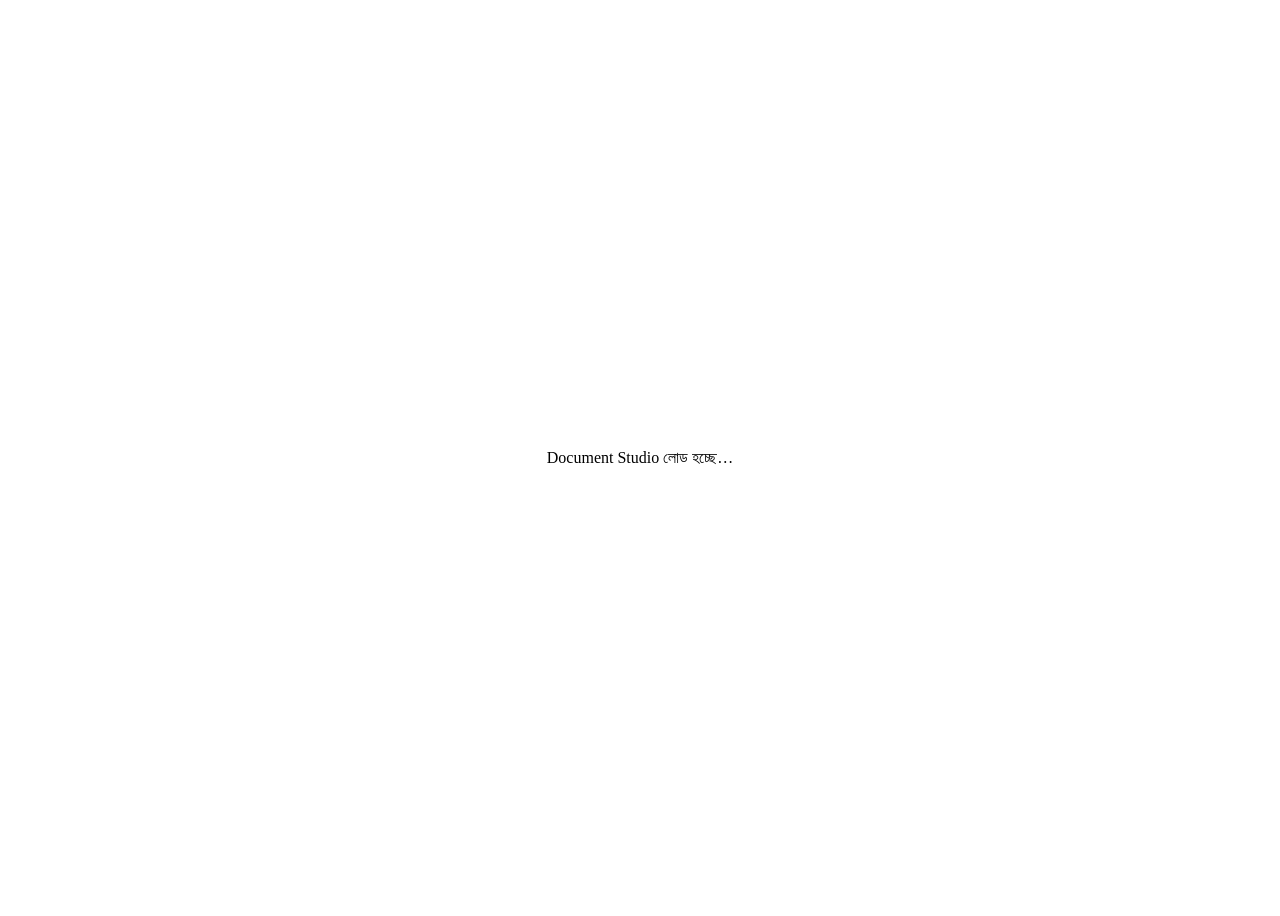
<file: index.html>
<!doctype html>
<html lang="bn">
  <head>
    <meta charset="UTF-8" />
    <meta name="viewport" content="width=device-width,initial-scale=1.0" />
    <meta name="theme-color" content="#102a43" />
    <meta
      name="description"
      content="ID card, nominee, additional document এবং passport photo প্রস্তুত করার সহজ web app"
    />
    <title>Amjhupi City Agent Banking - Document Studio</title>
  </head>
  <body>
    <div id="root"><div class="loadingPage" role="status" style="min-height:100vh;display:grid;place-items:center">Document Studio লোড হচ্ছে…</div></div>
    <script type="module" src="/src/main.jsx"></script>
  </body>
</html>
</file>
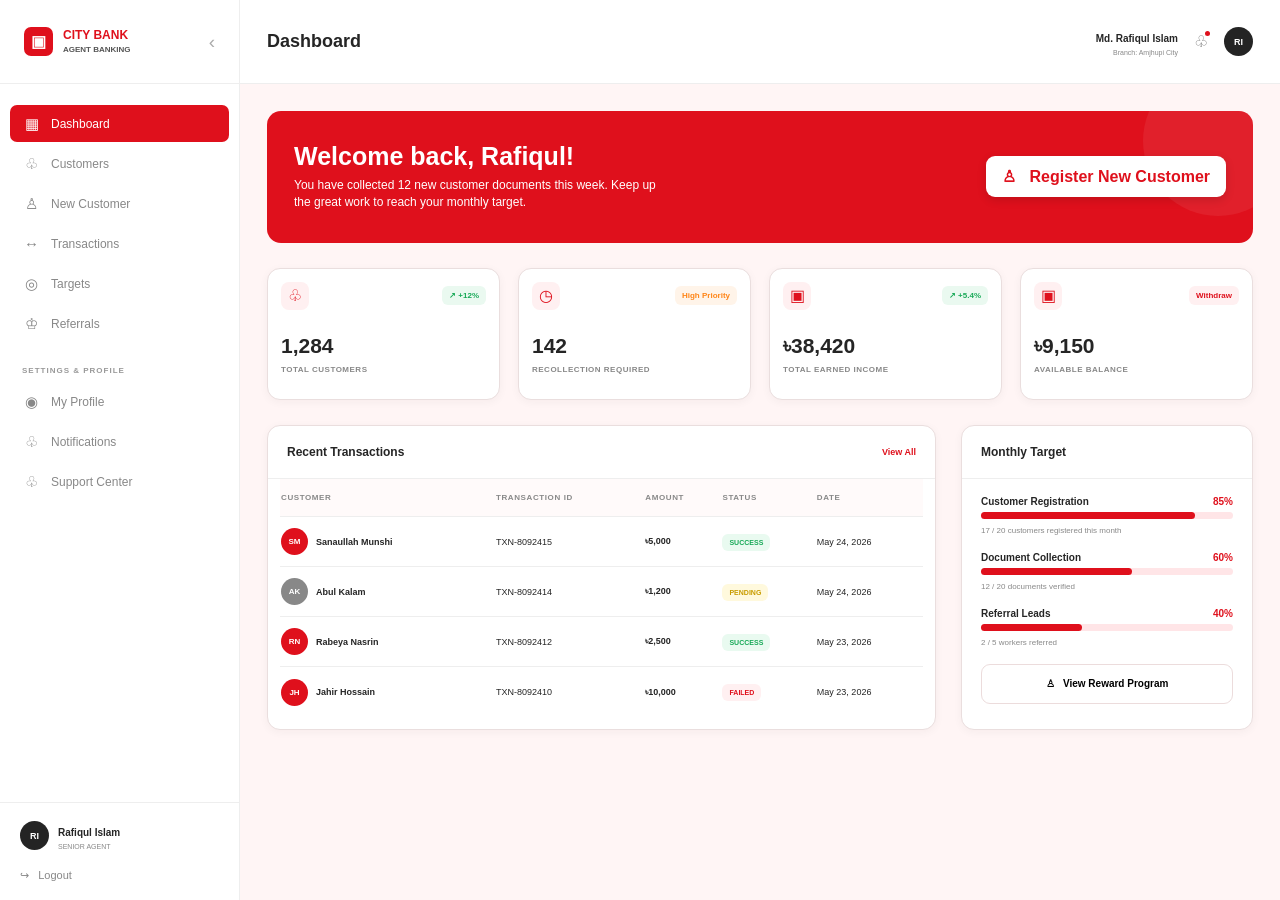
<file: city_bank_agent_banking_complete_reference (1).html>
<!doctype html>
<html lang="en">
<head>
<meta charset="utf-8">
<meta name="viewport" content="width=device-width,initial-scale=1">
<title>City Bank Agent Banking UI</title>
<style>
:root{
  --red:#df101c;--red2:#ef1b27;--pink:#fff5f5;--line:#eadede;
  --text:#252525;--muted:#858585;--green:#18a957;--orange:#ff8517;
  --shadow:0 2px 10px rgba(40,0,0,.045);
}
*{box-sizing:border-box}html,body{margin:0;min-height:100%;font-family:Inter,Segoe UI,Arial,sans-serif;color:var(--text);background:#fff}
button,input{font:inherit}button{cursor:pointer}
a{text-decoration:none;color:inherit}
.app{display:flex;min-height:100vh;background:#fff}
.sidebar{width:240px;flex:0 0 240px;border-right:1px solid #eee;background:#fff;display:flex;flex-direction:column}
.brand{height:84px;border-bottom:1px solid #eee;display:flex;align-items:center;gap:10px;padding:0 24px}
.logo{width:29px;height:29px;border-radius:7px;background:var(--red);color:#fff;display:grid;place-items:center;font-weight:900}
.logo-text{font-weight:900;color:var(--red);font-size:12px;line-height:1}
.logo-sub{font-size:8px;color:#555;font-weight:800;margin-top:4px}
.collapse{margin-left:auto;color:#aaa;font-size:19px}
.nav{padding:18px 10px}.nav-title{font-size:8px;color:#999;font-weight:900;letter-spacing:1px;margin:24px 12px 8px}
.nav-item{height:37px;border-radius:7px;padding:0 13px;display:flex;align-items:center;gap:11px;color:#888;font-size:12px;margin:3px 0}
.nav-item:hover,.nav-item.active{background:var(--red);color:#fff}.nav-ico{width:17px;text-align:center;font-size:15px}
.side-foot{margin-top:auto;border-top:1px solid #eee;padding:18px 20px}.person{display:flex;align-items:center;gap:9px;margin-bottom:19px}
.avatar{width:29px;height:29px;border-radius:50%;display:grid;place-items:center;background:#242424;color:#fff;font-size:9px;font-weight:900}
.person b{font-size:10px}.person small{display:block;color:#888;font-size:7px;margin-top:3px}.logout{font-size:11px;color:#888}
.main{min-width:0;flex:1;background:var(--pink)}
.topbar{height:84px;background:#fff;border-bottom:1px solid #eee;display:flex;align-items:center;padding:0 27px}
.topbar h1{font-size:18px;margin:0}.top-user{margin-left:auto;display:flex;align-items:center;gap:16px}.top-user-info{text-align:right}.top-user-info b{font-size:10px}.top-user-info small{display:block;color:#888;font-size:7px;margin-top:3px}.bell{position:relative;color:#777}.bell:after{content:"";position:absolute;right:-2px;top:-1px;width:5px;height:5px;background:var(--red);border-radius:50%}
.page{padding:27px;max-width:1080px;margin:auto}.hero{min-height:130px;background:var(--red);color:#fff;border-radius:14px;padding:31px 27px;display:flex;align-items:center;position:relative;overflow:hidden}
.hero:after{content:"";position:absolute;width:150px;height:150px;right:-40px;top:-45px;border-radius:50%;background:#fff1;box-shadow:-730px 105px 0 0 #fff0}
.hero h2{margin:0 0 6px;font-size:25px;position:relative;z-index:1}.hero p{margin:0;font-size:12px;line-height:1.45;position:relative;z-index:1}.hero button{margin-left:auto;border:0;background:#fff;color:var(--red);font-weight:900;padding:11px 16px;border-radius:9px;box-shadow:0 3px 10px #0002;position:relative;z-index:2}
.grid4{display:grid;grid-template-columns:repeat(4,1fr);gap:18px;margin-top:25px}.card{background:#fff;border:1px solid #eadede;border-radius:13px;box-shadow:var(--shadow)}
.stat{height:132px;padding:13px}.stat-head{display:flex;justify-content:space-between;align-items:center}.ico{width:28px;height:28px;border-radius:8px;background:#fff0f1;color:var(--red);display:grid;place-items:center}.tag{font-size:8px;font-weight:900;color:var(--green);background:#eaf9f0;padding:5px 7px;border-radius:6px}.tag.orange{color:var(--orange);background:#fff4e9}.tag.red{color:var(--red);background:#fff0f1}.stat b{display:block;font-size:21px;margin-top:24px}.stat small{font-size:8px;color:#888;font-weight:900;letter-spacing:.5px}
.two{display:grid;grid-template-columns:minmax(0,1fr) 292px;gap:25px;margin-top:25px}.panel-head{height:53px;padding:0 19px;display:flex;align-items:center;justify-content:space-between;border-bottom:1px solid #eee}.panel-head b{font-size:12px}.redlink{color:var(--red);font-size:9px;font-weight:900}
.table{padding:0 12px 12px;overflow:auto}.table table{width:100%;min-width:600px;border-collapse:collapse}.table th{height:38px;text-align:left;background:#fffafa;color:#888;font-size:8px;letter-spacing:.6px}.table td{height:50px;border-top:1px solid #eee;font-size:9px}.cust{display:flex;align-items:center;gap:8px;font-weight:800}.init{width:27px;height:27px;border-radius:50%;display:grid;place-items:center;background:var(--red);color:#fff;font-size:8px}.status{font-size:7px;font-weight:900;padding:5px 7px;border-radius:6px}.ok{color:var(--green);background:#e9faf0}.pending{color:#c89c00;background:#fff9dd}.failed{color:var(--red);background:#fff0f1}
.target{padding:0 19px 18px}.target-row{display:flex;justify-content:space-between;font-size:10px;font-weight:900;margin-top:17px}.pct{color:var(--red)}.bar{height:7px;border-radius:9px;background:#ffe5e7;margin-top:5px}.fill{height:100%;background:var(--red);border-radius:9px}.note{font-size:8px;color:#888;margin-top:7px}.reward{height:40px;width:100%;background:#fff;border:1px solid #ecdcdc;border-radius:9px;font-weight:900;margin-top:17px;font-size:10px}

.mobile-preview{max-width:390px;margin:0 auto;background:#fff;border:1px solid #eee;box-shadow:0 4px 30px #0001;min-height:100vh;display:none}.mobile-head{height:48px;display:flex;align-items:center;padding:0 15px;border-bottom:1px solid #eee;gap:11px}.mobile-head .logo{width:24px;height:24px}.mobile-head .logo-text{font-size:9px}.mobile-head .menu{margin-left:auto}.mobile-page{background:var(--pink);padding:9px 9px 70px;min-height:calc(100vh - 48px)}.mobile-welcome{background:#fff;border:1px solid #eadede;border-radius:11px;padding:13px 12px;margin-bottom:9px;position:relative;overflow:hidden}.mobile-welcome:after{content:"";position:absolute;width:90px;height:90px;right:-25px;top:-40px;border-radius:50%;background:#fee}.mobile-welcome h3{font-size:13px;margin:0 0 2px}.mobile-welcome p{font-size:7px;color:#999;margin:0 0 9px}.mobile-welcome button{width:100%;height:29px;background:var(--red);border:0;color:#fff;border-radius:6px;font-size:8px;font-weight:900}.mstats{display:grid;grid-template-columns:1fr 1fr;gap:8px}.mstat{height:85px;padding:10px}.mstat b{display:block;font-size:15px;margin-top:13px}.mstat small{font-size:6px;color:#888;font-weight:900}.m-panel{margin-top:9px;padding:11px}.m-panel h4{margin:0 0 8px;font-size:10px}.quick{display:grid;grid-template-columns:repeat(3,1fr);gap:6px}.quick button{height:45px;border:1px solid #eadede;background:#fff;border-radius:9px;font-size:7px;color:#777}.activity{margin-top:10px}.activity-item{background:#fff;border:1px solid #eadede;border-radius:9px;padding:9px;margin-top:6px;font-size:7px}.bottom-nav{position:fixed;bottom:0;width:390px;max-width:100%;height:52px;background:#fff;border-top:1px solid #eee;display:flex;justify-content:space-around;align-items:center}.bottom-nav div{text-align:center;color:#888;font-size:7px}.bottom-nav .active{color:var(--red);font-weight:900}.bottom-nav i{display:block;font-style:normal;font-size:15px;margin-bottom:2px}

/* Admin */
.admin-page{padding:15px;max-width:1120px;margin:auto}.admin-top{display:grid;grid-template-columns:repeat(4,1fr);gap:13px}.admin-stat{height:83px;padding:12px}.admin-stat .line{display:flex;justify-content:space-between;font-size:7px;color:#888}.admin-stat b{display:block;font-size:17px;margin-top:13px}.admin-body{display:grid;grid-template-columns:1.5fr .85fr;gap:14px;margin-top:14px}.review{padding:0 12px 10px}.review-row{height:40px;border-top:1px solid #eee;display:grid;grid-template-columns:1.1fr 1fr 1fr .8fr .65fr;align-items:center;font-size:7px}.review-row.head{height:30px;color:#888;font-weight:900}.pill{font-size:6px;font-weight:900;padding:4px 6px;border-radius:5px;width:max-content}.approve{background:#e8faf0;color:var(--green)}.reviewing{background:#fff0e9;color:var(--orange)}.admin-lower{display:grid;grid-template-columns:1fr 1fr;gap:14px;margin-top:14px}.worker,.finance{padding:12px}.worker-row{display:flex;align-items:center;justify-content:space-between;height:44px;border-top:1px solid #eee;font-size:8px}.worker-name{display:flex;gap:7px;align-items:center}.worker-actions button{border:1px solid #ddd;background:#fff;border-radius:5px;font-size:6px;padding:4px 7px}.worker-actions .approve-btn{background:#10aa58;color:#fff;border-color:#10aa58}.finance-row{height:35px;border-bottom:1px solid #f2e7e7;display:flex;justify-content:space-between;align-items:center;font-size:8px}.finance-row b{font-size:10px}.withdraw{width:100%;height:32px;border:0;border-radius:7px;background:var(--red);color:#fff;font-size:8px;font-weight:900;margin-top:10px}

/* States */
.states{padding:35px 55px;max-width:1100px;margin:auto}.states h2{font-size:17px;margin:0 0 4px}.states>p{font-size:8px;color:#888;margin:0 0 30px}.state-grid{display:grid;grid-template-columns:1fr 1fr;gap:27px}.state-label{font-size:7px;font-weight:900;color:#777;letter-spacing:.6px;margin-bottom:7px}.state-box{height:145px;background:#fff;border:1px solid #eee;border-radius:8px;display:flex;align-items:center;justify-content:center;text-align:center;padding:20px}.state-icon{font-size:25px;color:var(--red);margin-bottom:9px}.state-box b{display:block;font-size:10px}.state-box p{font-size:7px;line-height:1.5;color:#888;max-width:220px;margin:6px auto 9px}.state-box button{border:0;background:var(--red);color:#fff;border-radius:5px;padding:6px 12px;font-size:7px;font-weight:900}.loader{width:25px;height:25px;border:2px solid #eee;border-top-color:var(--red);border-radius:50%;margin:0 auto 10px}.modal-wrap{background:#f6e9e9;border-radius:7px;width:100%;height:145px;display:flex;align-items:center;justify-content:center}.modal{width:175px;background:#fff;border:1px solid #ddd;border-radius:6px;box-shadow:0 5px 15px #0002}.modal h4{font-size:7px;padding:8px;border-bottom:1px solid #eee;margin:0}.modal .modal-body{padding:12px;text-align:center;font-size:7px}.modal-actions{display:flex;gap:6px;padding:7px;border-top:1px solid #eee}.modal-actions button{flex:1;padding:5px;border:1px solid #ddd;background:#fff;border-radius:4px;font-size:6px}.modal-actions .confirm{background:var(--red);color:#fff;border-color:var(--red)}

.view-switch{position:fixed;right:15px;bottom:15px;background:#222;color:#fff;border-radius:20px;padding:8px 12px;font-size:9px;z-index:20;display:none}
body.mobile-mode .sidebar,body.mobile-mode .main>.topbar{display:none}body.mobile-mode .main{background:#fff}.mobile-mode .mobile-preview{display:block}.mobile-mode .view-switch{display:block}

/* route visibility */
#admin,#states{display:none}
body.route-admin #agent{display:none}body.route-admin #admin{display:block}body.route-admin #states{display:none}
body.route-states #agent{display:none}body.route-states #admin{display:none}body.route-states #states{display:block}

@media(max-width:900px){
 .sidebar{width:205px;flex-basis:205px}.grid4{grid-template-columns:1fr 1fr}.two{grid-template-columns:1fr}.admin-top{grid-template-columns:1fr 1fr}
}
@media(max-width:650px){
 body:not(.route-admin):not(.route-states) .sidebar,
 body:not(.route-admin):not(.route-states) .main>.topbar{display:none}
 body:not(.route-admin):not(.route-states) .main{background:#fff}
 body:not(.route-admin):not(.route-states) .mobile-preview{display:block}
 .sidebar{display:none}.topbar{height:60px;padding:0 15px}.topbar h1{font-size:15px}.top-user-info{display:none}.page{padding:12px}.hero{padding:20px;display:block}.hero h2{font-size:20px}.hero p{font-size:9px}.hero button{margin-top:13px;width:100%}.grid4{grid-template-columns:1fr 1fr;gap:9px}.stat{height:100px}.stat b{font-size:16px;margin-top:13px}.stat small{font-size:6px}.two{margin-top:12px;gap:12px}.panel-head{height:43px}.states{padding:22px 15px}.state-grid{grid-template-columns:1fr;gap:16px}.admin-page{padding:10px}.admin-top{grid-template-columns:1fr 1fr}.admin-body,.admin-lower{grid-template-columns:1fr}.admin-page .review-row{min-width:560px}.review{overflow:auto}.desktop-only{display:none}
}


.admin-mobile{display:none}
.am-head{height:48px;background:#fff;border-bottom:1px solid #eee;display:flex;align-items:center;gap:9px;padding:0 12px;font-size:13px}
.am-head .logo{width:24px;height:24px}.am-head .logo-text{font-size:8px}.am-head .logo-sub{font-size:6px}.am-spacer{flex:1}
.am-page{background:var(--pink);min-height:calc(100vh - 100px);padding:9px 9px 65px}
.am-welcome{background:var(--red);color:#fff;border-radius:10px;padding:13px;margin-bottom:8px}.am-welcome h3{font-size:14px;margin:0}.am-welcome p{font-size:7px;margin:3px 0 10px}.am-welcome button{width:48%;height:26px;border:0;border-radius:5px;background:#fff;color:var(--red);font-size:7px;font-weight:900;margin-right:2%}
.am-stats{display:grid;grid-template-columns:1fr 1fr;gap:7px}.am-stat{height:67px;padding:9px}.am-stat b{font-size:16px;display:block}.am-stat small{font-size:6px;color:#888}
.am-panel{margin-top:8px;padding:11px}.am-title{font-size:9px;font-weight:900;margin-bottom:8px}.am-title span{float:right;color:var(--red);font-size:7px}
.am-application{display:flex;align-items:center;gap:7px;padding:8px 0;border-top:1px solid #eee;font-size:7px}.am-application>div{flex:1}.am-application b{display:block;font-size:8px}.am-application small{color:#888;font-size:6px}.am-buttons{display:flex;gap:6px;margin:-2px 0 5px 35px}.am-buttons button{flex:1;height:23px;border:1px solid #ddd;border-radius:5px;background:#fff;font-size:6px}.am-buttons button:first-child{background:var(--red);color:#fff;border-color:var(--red)}
.am-fin{display:flex;justify-content:space-between;align-items:center;border-bottom:1px solid #f1e6e6;padding:8px 0;font-size:7px}.am-fin b{font-size:8px}.am-nav{position:fixed;bottom:0;left:0;right:0;height:52px;background:#fff;border-top:1px solid #eee;display:flex;justify-content:space-around;align-items:center;z-index:30}.am-nav div{text-align:center;font-size:14px;color:#888}.am-nav small{display:block;font-size:6px;margin-top:2px}.am-nav .active{color:var(--red)}
@media(max-width:650px){
 body.route-admin .main{display:none}
 body.route-admin .admin-mobile{display:block}
 body.route-states .topbar{height:60px}
}
</style>
</head>
<body>
<div id="agent" class="app">
  <aside class="sidebar">
    <div class="brand"><div class="logo">▣</div><div><div class="logo-text">CITY BANK</div><div class="logo-sub">AGENT BANKING</div></div><div class="collapse">‹</div></div>
    <nav class="nav">
      <a class="nav-item active" href="?page=agent"><span class="nav-ico">▦</span>Dashboard</a>
      <a class="nav-item" href="#"><span class="nav-ico">♧</span>Customers</a>
      <a class="nav-item" href="#"><span class="nav-ico">♙</span>New Customer</a>
      <a class="nav-item" href="#"><span class="nav-ico">↔</span>Transactions</a>
      <a class="nav-item" href="#"><span class="nav-ico">◎</span>Targets</a>
      <a class="nav-item" href="#"><span class="nav-ico">♔</span>Referrals</a>
      <div class="nav-title">SETTINGS &amp; PROFILE</div>
      <a class="nav-item" href="#"><span class="nav-ico">◉</span>My Profile</a>
      <a class="nav-item" href="#"><span class="nav-ico">♧</span>Notifications</a>
      <a class="nav-item" href="#"><span class="nav-ico">♧</span>Support Center</a>
    </nav>
    <div class="side-foot"><div class="person"><div class="avatar">RI</div><div><b>Rafiqul Islam</b><small>SENIOR AGENT</small></div></div><div class="logout">↪ &nbsp; Logout</div></div>
  </aside>
  <main class="main">
    <header class="topbar"><h1>Dashboard</h1><div class="top-user"><div class="top-user-info"><b>Md. Rafiqul Islam</b><small>Branch: Amjhupi City</small></div><span class="bell">♧</span><span class="avatar">RI</span></div></header>
    <section class="page">
      <div class="hero"><div><h2>Welcome back, Rafiqul!</h2><p>You have collected 12 new customer documents this week. Keep up<br>the great work to reach your monthly target.</p></div><button>♙ &nbsp; Register New Customer</button></div>
      <div class="grid4">
        <div class="card stat"><div class="stat-head"><span class="ico">♧</span><span class="tag">↗ +12%</span></div><b>1,284</b><small>TOTAL CUSTOMERS</small></div>
        <div class="card stat"><div class="stat-head"><span class="ico">◷</span><span class="tag orange">High Priority</span></div><b>142</b><small>RECOLLECTION REQUIRED</small></div>
        <div class="card stat"><div class="stat-head"><span class="ico">▣</span><span class="tag">↗ +5.4%</span></div><b>৳38,420</b><small>TOTAL EARNED INCOME</small></div>
        <div class="card stat"><div class="stat-head"><span class="ico">▣</span><span class="tag red">Withdraw</span></div><b>৳9,150</b><small>AVAILABLE BALANCE</small></div>
      </div>
      <div class="two">
        <div class="card">
          <div class="panel-head"><b>Recent Transactions</b><span class="redlink">View All</span></div>
          <div class="table"><table><tr><th>CUSTOMER</th><th>TRANSACTION ID</th><th>AMOUNT</th><th>STATUS</th><th>DATE</th></tr>
          <tr><td><div class="cust"><span class="init">SM</span>Sanaullah Munshi</div></td><td>TXN-8092415</td><td><b>৳5,000</b></td><td><span class="status ok">SUCCESS</span></td><td>May 24, 2026</td></tr>
          <tr><td><div class="cust"><span class="init" style="background:#888">AK</span>Abul Kalam</div></td><td>TXN-8092414</td><td><b>৳1,200</b></td><td><span class="status pending">PENDING</span></td><td>May 24, 2026</td></tr>
          <tr><td><div class="cust"><span class="init">RN</span>Rabeya Nasrin</div></td><td>TXN-8092412</td><td><b>৳2,500</b></td><td><span class="status ok">SUCCESS</span></td><td>May 23, 2026</td></tr>
          <tr><td><div class="cust"><span class="init">JH</span>Jahir Hossain</div></td><td>TXN-8092410</td><td><b>৳10,000</b></td><td><span class="status failed">FAILED</span></td><td>May 23, 2026</td></tr></table></div>
        </div>
        <div class="card"><div class="panel-head"><b>Monthly Target</b></div><div class="target">
          <div class="target-row"><span>Customer Registration</span><span class="pct">85%</span></div><div class="bar"><div class="fill" style="width:85%"></div></div><div class="note">17 / 20 customers registered this month</div>
          <div class="target-row"><span>Document Collection</span><span class="pct">60%</span></div><div class="bar"><div class="fill" style="width:60%"></div></div><div class="note">12 / 20 documents verified</div>
          <div class="target-row"><span>Referral Leads</span><span class="pct">40%</span></div><div class="bar"><div class="fill" style="width:40%"></div></div><div class="note">2 / 5 workers referred</div>
          <button class="reward">♙ &nbsp; View Reward Program</button>
        </div></div>
      </div>
    </section>
  </main>
</div>

<div class="mobile-preview">
  <div class="mobile-head"><span class="menu">☰</span><div class="logo">▣</div><div><div class="logo-text">CITY BANK</div><div class="logo-sub">AGENT BANKING</div></div><span style="margin-left:auto">♧</span><span class="avatar" style="width:24px;height:24px">RI</span></div>
  <div class="mobile-page">
    <div class="mobile-welcome"><h3>স্বাগতম, রফিকুল ইসলাম!</h3><p>Welcome back, Rafiqul!</p><button>♙ &nbsp; নতুন গ্রাহক যোগ করুন</button></div>
    <div class="mstats">
      <div class="card mstat"><span class="ico">♧</span><b>১,২৮৪</b><small>TOTAL CUSTOMERS</small></div>
      <div class="card mstat"><span class="ico">♧</span><b>১৪২</b><small>RECOLLECTION</small></div>
      <div class="card mstat"><span class="ico">▣</span><b>৳৩৮,৪২০</b><small>TOTAL INCOME</small></div>
      <div class="card mstat"><span class="ico">▣</span><b>৳৯,১৫০</b><small>AVAILABLE</small></div>
    </div>
    <div class="card m-panel"><h4>মাসিক লক্ষ্যমাত্রা (Monthly Target) <span style="float:right;color:var(--red)">85%</span></h4><div class="bar"><div class="fill" style="width:85%"></div></div><div class="note">গ্রাহক নিবন্ধন &nbsp;&nbsp;&nbsp; ১৭ / ২০ জন</div></div>
    <div class="activity"><b style="font-size:10px">দ্রুত লিংক (Quick Links)</b><div class="quick"><button>♙<br>New Reg</button><button>☷<br>Customers</button><button>↻<br>History</button></div></div>
    <div class="activity"><b style="font-size:10px">সাম্প্রতিক কার্যক্রম <span style="float:right;color:var(--red)">See All</span></b>
      <div class="activity-item">◉ &nbsp; ডকুমেন্ট ভেরিফাই করা হয়েছে <span style="float:right;color:#888">২ মিনিট আগে</span></div>
      <div class="activity-item">✓ &nbsp; নতুন গ্রাহক নিবন্ধন সম্পন্ন <span style="float:right;color:#888">১০ মিনিট আগে</span></div>
      <div class="activity-item">♙ &nbsp; নতুন গ্রাহক যোগ করা হয়েছে <span style="float:right;color:#888">১ ঘণ্টা আগে</span></div>
    </div>
  </div>
  <div class="bottom-nav"><div class="active"><i>⌂</i>Dashboard</div><div><i>♧</i>Customers</div><div><i>↔</i>Transactions</div><div><i>♙</i>Profile</div></div>
</div>

<section id="admin">
  <div class="main">
    <header class="topbar"><h1>Admin Control Center</h1><div class="top-user"><div class="top-user-info"><b>Maria Lawson</b><small>Super Admin</small></div><span class="bell">♧</span><span class="avatar">ML</span></div></header>
    <div class="admin-page">
      <div class="admin-top">
        <div class="card admin-stat"><div class="line"><span>◷</span><b style="color:var(--orange);font-size:6px">ACTION REQUIRED</b></div><b>14</b><span style="font-size:7px;color:#888">PENDING WORKER APPROVALS</span></div>
        <div class="card admin-stat"><div class="line"><span>▣</span><b style="color:var(--red);font-size:6px">NEW TODAY</b></div><b>128</b><span style="font-size:7px;color:#888">NEW APPLICATIONS</span></div>
        <div class="card admin-stat"><div class="line"><span>✓</span><b style="color:var(--green);font-size:6px">TOTAL VERIFIED</b></div><b>1.2k</b><span style="font-size:7px;color:#888">COMPLETED ACCOUNTS</span></div>
        <div class="card admin-stat"><div class="line"><span>♔</span><b style="color:var(--red);font-size:6px">PAYOUT READY</b></div><b>৳38k</b><span style="font-size:7px;color:#888">TOTAL REWARDS DISTRIBUTED</span></div>
      </div>
      <div class="card" style="margin-top:14px"><div class="panel-head"><b>Customer Application Review</b><span class="redlink">⌕ Search customer &nbsp; ▽</span></div><div class="review"><div class="review-row head"><span>CUSTOMER ID</span><span>WORKER / AGENT</span><span>CUSTOMER NAME</span><span>STATUS</span><span>DATE</span></div>
        <div class="review-row"><span style="color:var(--red)">#FC-90412</span><span>◉ &nbsp;Daniél Hayes</span><span>Sofia Martinez</span><span class="pill reviewing">PENDING REVIEW</span><span>May 28, 2026</span></div>
        <div class="review-row"><span style="color:var(--red)">#FC-90411</span><span>◉ &nbsp;Elena Vasquez</span><span>Marcus Johnson</span><span class="pill approve">APPROVED</span><span>May 27, 2026</span></div>
      </div></div>
      <div class="admin-lower">
        <div class="card worker"><div class="panel-head" style="padding:0"><b>Worker Management</b><span class="redlink">View All Workers</span></div>
          <div class="worker-row"><div class="worker-name"><span class="avatar">PS</span><span><b>Priya Sharma</b><br><small style="color:#888">2 hours ago</small></span></div><div class="worker-actions"><button class="approve-btn">Approve</button><button>Reject</button></div></div>
          <div class="worker-row"><div class="worker-name"><span class="avatar">TM</span><span><b>Thomas Miller</b><br><small style="color:var(--green)">Status: ACTIVE</small></span></div><div class="worker-actions"><button>♙</button><button>♧</button></div></div>
        </div>
        <div class="card finance"><div class="panel-head" style="padding:0"><b>Financial Overview</b></div>
          <div class="finance-row"><span>Total Net Commission</span><b>৳12,480.00</b></div><div class="finance-row"><span>Monthly Agent Bonuses</span><b style="color:var(--green)">৳1,200.00</b></div><div class="finance-row"><span>Pending Withdrawals</span><b style="color:var(--red)">৳4,500.00</b></div><button class="withdraw">▣ &nbsp; Process Withdrawal Batch</button>
        </div>
      </div>
    </div>
  </div>
</section>


<div class="admin-mobile">
  <div class="am-head">
    <span>☰</span><div class="logo">▣</div>
    <div><div class="logo-text">CITY BANK</div><div class="logo-sub">MASTER ADMIN</div></div>
    <span class="am-spacer"></span><span>♧</span><span class="avatar">ML</span>
  </div>
  <div class="am-page">
    <div class="am-welcome"><h3>Admin Control Center</h3><p>Operational Overview &amp; Management</p><div><button>▣ Review Apps</button><button>▣ Announce</button></div></div>
    <div class="am-stats">
      <div class="card am-stat"><b>14</b><small>PENDING APPS</small></div>
      <div class="card am-stat"><b>128</b><small>NEW APPS</small></div>
      <div class="card am-stat"><b>1.2k</b><small>COMPLETED</small></div>
      <div class="card am-stat"><b>৳38k</b><small>REWARDS</small></div>
    </div>
    <div class="card am-panel"><div class="am-title">Recent Applications <span>View All</span></div>
      <div class="am-application"><span class="avatar">SM</span><div><b>Sofia Martinez</b><small>Customer ID: #FC-90412</small></div><span class="status pending">PENDING</span></div>
      <div class="am-buttons"><button>Review</button><button>View Profile</button></div>
      <div class="am-application"><span class="avatar">MJ</span><div><b>Marcus Johnson</b><small>Customer ID: #FC-90411</small></div><span class="status ok">APPROVED</span></div>
    </div>
    <div class="card am-panel"><div class="am-title">Finance Overview</div>
      <div class="am-fin"><span>Total Referral Commissions</span><b style="color:var(--red)">৳12,480.00</b></div>
      <div class="am-fin"><span>Bonuses Distributed</span><b style="color:var(--green)">৳1,200.00</b></div>
      <div class="am-fin"><span>Available Liquidity</span><b>৳45,920.00</b></div>
      <button class="withdraw">Withdrawal Requests (8)</button>
    </div>
    <div class="card am-panel"><div class="am-title">Quick Platform Settings</div>
      <div class="am-fin"><span>Auto-approve Documents</span><b style="color:var(--red)">●</b></div>
      <div class="am-fin"><span>Maintenance Mode</span><b style="color:#bbb">●</b></div>
      <button class="reward">⚙ &nbsp; Full Settings</button>
    </div>
  </div>
  <div class="am-nav"><div class="active">⌂<small>Overview</small></div><div>♙<small>Applications</small></div><div>♧<small>Workers</small></div><div>⚙<small>Profile</small></div></div>
</div>

<section id="states">
  <div class="main">
    <header class="topbar"><h1>UI States Reference</h1><div class="top-user"><span class="bell">♧</span><span class="avatar">UI</span></div></header>
    <div class="states"><h2>UI States Reference</h2><p>Standardized states for Empty, Loading, Error, and Modals.</p>
      <div class="state-grid">
        <div><div class="state-label">EMPTY STATE</div><div class="state-box"><div><div class="state-icon">▱</div><b>No Applications Found</b><p>There are no documents or collection files pending for verification in your branch.</p><button>＋ Start New Application</button></div></div></div>
        <div><div class="state-label">LOADING STATE</div><div class="state-box"><div><div class="loader"></div><b>Verifying Documents...</b><p>Please wait while our secure servers process the customer's biometric data.</p><div style="height:5px;background:#f4f4f4;border-radius:5px;margin:8px auto;width:190px"></div><div style="height:5px;background:#f4f4f4;border-radius:5px;margin:7px auto;width:155px"></div></div></div></div>
        <div><div class="state-label">ERROR STATE</div><div class="state-box"><div><div class="state-icon">⚠</div><b style="color:var(--red)">Connection Failed</b><p>We couldn't connect to the City Bank central server. Please check your internet connection and try again.</p><button>Retry Connection</button></div></div></div>
        <div><div class="state-label">MODAL COMPONENT</div><div class="modal-wrap"><div class="modal"><h4>Confirm Withdrawal <span style="float:right;color:#aaa">×</span></h4><div class="modal-body"><div style="color:var(--green);font-size:22px">✓</div><b>Are you sure you want to withdraw ৳8,020 to your linked bank account?</b><p style="font-size:6px;color:#999">This action cannot be undone.</p></div><div class="modal-actions"><button>Cancel</button><button class="confirm">Confirm</button></div></div></div></div>
      </div>
    </div>
  </div>
</section>

<button class="view-switch" onclick="document.body.classList.remove('mobile-mode')">Desktop View</button>
<script>
(function(){
  const p=new URLSearchParams(location.search).get('page')||'agent';
  if(p==='admin') document.body.classList.add('route-admin');
  if(p==='states') document.body.classList.add('route-states');
  if(p==='mobile') document.body.classList.add('mobile-mode');
})();
</script>
</body>
</html>
</file>
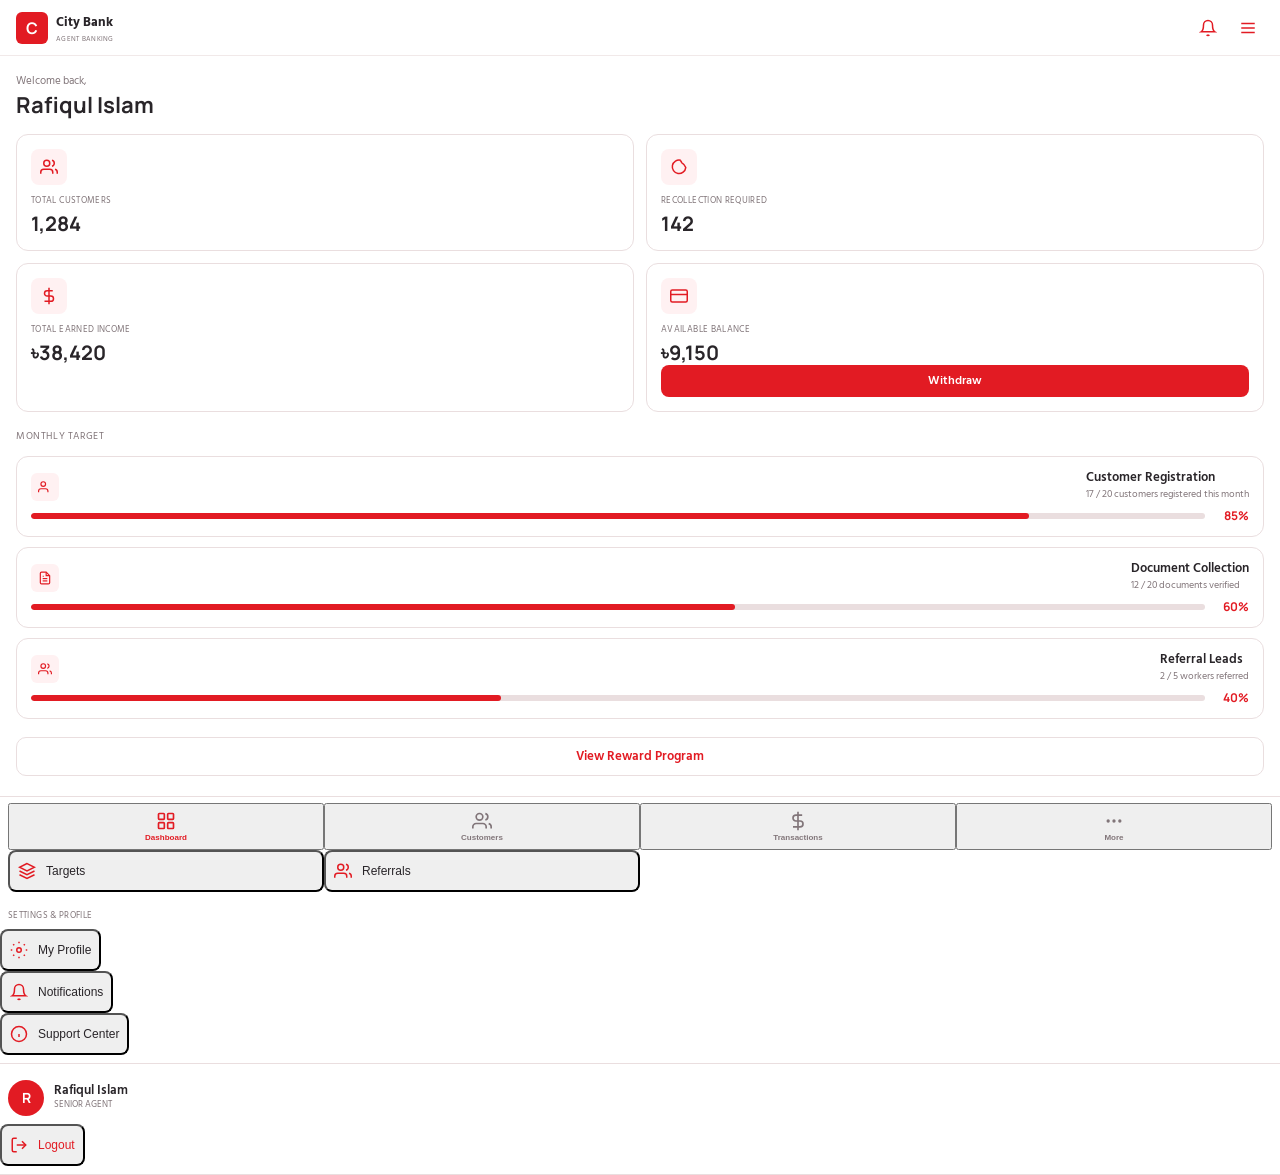
<file: mobile-dashboard.html>
<!DOCTYPE html>
<html lang="bn">
<head>
  <meta charset="UTF-8">
  <meta name="viewport" content="width=device-width, initial-scale=1.0, user-scalable=no">
  <meta name="theme-color" content="#e21b23">
  <title>City Bank Agent Banking - Dashboard</title>
  <link href="https://fonts.googleapis.com/css2?family=Hind+Siliguri:wght@400;500;600;700&family=Manrope:wght@600;700&display=swap" rel="stylesheet">
  <style>
    * { box-sizing: border-box; margin: 0; padding: 0; }
    :root {
      --red: #e21b23;
      --red-dark: #bd1118;
      --pink: #fff1f2;
      --line: #eadedf;
      --ink: #292529;
      --muted: #817579;
      --green: #1c9b62;
      --yellow: #c88912;
      --white: #fff;
    }
    body {
      font-family: "Hind Siliguri", sans-serif;
      background: #fff;
      color: var(--ink);
      min-height: 100vh;
      display: flex;
      flex-direction: column;
    }
    .app { display: flex; flex-direction: column; min-height: 100vh; }
    header {
      height: 56px;
      display: flex;
      align-items: center;
      justify-content: space-between;
      padding: 0 16px;
      border-bottom: 1px solid #f1e9e9;
      background: #fff;
      position: sticky;
      top: 0;
      z-index: 10;
    }
    .brand { display: flex; align-items: center; gap: 8px; }
    .logo { width: 32px; height: 32px; background: var(--red); border-radius: 6px; display: grid; place-items: center; color: #fff; font: 700 16px/1 Manrope, sans-serif; }
    .brand-text { display: flex; flex-direction: column; }
    .brand-text b { font-size: 13px; color: var(--ink); }
    .brand-text small { font-size: 7px; color: var(--muted); text-transform: uppercase; letter-spacing: .04em; }
    .header-actions { display: flex; align-items: center; gap: 8px; }
    .icon-btn { width: 32px; height: 32px; border: 0; background: #fff; border-radius: 6px; display: grid; place-items: center; color: var(--red); }
    .icon-btn svg { width: 18px; height: 18px; }
    main { flex: 1; overflow-y: auto; padding: 16px; padding-bottom: 100px; }
    .welcome { margin-bottom: 16px; }
    .welcome small { display: block; font-size: 11px; color: var(--muted); margin-bottom: 2px; }
    .welcome h1 { font: 700 22px/1.2 Manrope, sans-serif; color: var(--ink); }
    .metric-grid { display: grid; grid-template-columns: 1fr 1fr; gap: 12px; margin-bottom: 16px; }
    .metric-card { background: #fff; border: 1px solid var(--line); border-radius: 12px; padding: 14px; }
    .metric-card .icon { width: 36px; height: 36px; border-radius: 8px; background: var(--pink); display: grid; place-items: center; color: var(--red); margin-bottom: 8px; }
    .metric-card .icon svg { width: 18px; height: 18px; }
    .metric-card .label { font-size: 9px; color: var(--muted); text-transform: uppercase; letter-spacing: .04em; margin-bottom: 4px; }
    .metric-card .value { font: 700 20px/1.2 Manrope, sans-serif; color: var(--ink); }
    .metric-card .sub { font-size: 10px; color: var(--muted); margin-top: 2px; }
    .metric-card.withdraw { display: flex; flex-direction: column; justify-content: space-between; }
    .withdraw-btn { width: 100%; padding: 10px; border: 0; border-radius: 8px; background: var(--red); color: #fff; font: 600 12px/1 Hind Siliguri, sans-serif; }
    .section-title { font-size: 10px; color: var(--muted); text-transform: uppercase; letter-spacing: .06em; margin: 8px 0 12px; }
    .target-card { background: #fff; border: 1px solid var(--line); border-radius: 12px; padding: 14px; margin-bottom: 10px; }
    .target-head { display: flex; align-items: center; justify-content: space-between; margin-bottom: 8px; }
    .target-head .icon { width: 28px; height: 28px; border-radius: 6px; background: var(--pink); display: grid; place-items: center; color: var(--red); }
    .target-head .icon svg { width: 14px; height: 14px; }
    .target-info { display: flex; flex-direction: column; gap: 2px; }
    .target-info .name { font: 600 13px/1 Hind Siliguri, sans-serif; color: var(--ink); }
    .target-info .progress-text { font-size: 10px; color: var(--muted); }
    .target-progress { display: flex; align-items: center; gap: 8px; margin-top: 8px; }
    .progress-bar { flex: 1; height: 6px; background: var(--line); border-radius: 3px; overflow: hidden; }
    .progress-fill { height: 100%; background: var(--red); border-radius: 3px; }
    .progress-pct { font: 700 12px/1 Manrope, sans-serif; color: var(--red); min-width: 36px; text-align: right; }
    .reward-btn { width: 100%; padding: 12px; border: 1px solid var(--line); border-radius: 10px; background: #fff; color: var(--red); font: 600 13px/1 Hind Siliguri, sans-serif; margin-top: 8px; }
    .bottom-nav { position: fixed; bottom: 0; left: 0; right: 0; background: #fff; border-top: 1px solid var(--line); padding: 6px 8px 8px; display: grid; grid-template-columns: repeat(4, 1fr); z-index: 20; }
    .nav-item { display: flex; flex-direction: column; align-items: center; gap: 2px; padding: 6px 0; color: var(--muted); font-size: 8px; font-weight: 600; }
    .nav-item svg { width: 20px; height: 20px; }
    .nav-item.active { color: var(--red); }
    .nav-item.more { position: relative; }
    .more-menu { position: absolute; bottom: 100%; left: 50%; transform: translateX(-50%); background: #fff; border: 1px solid var(--line); border-radius: 12px; padding: 8px; margin-bottom: 8px; box-shadow: 0 8px 24px rgba(0,0,0,.1); display: none; min-width: 180px; }
    .more-menu.open { display: block; }
    .more-section { padding: 8px 0; border-bottom: 1px solid var(--line); }
    .more-section:last-child { border-bottom: 0; }
    .more-section-title { font-size: 9px; color: var(--muted); text-transform: uppercase; letter-spacing: .04em; margin-bottom: 6px; padding: 0 8px; }
    .more-item { display: flex; align-items: center; gap: 10px; padding: 10px 8px; color: var(--ink); font-size: 12px; font-weight: 500; border-radius: 8px; }
    .more-item:hover { background: var(--pink); color: var(--red); }
    .more-item svg { width: 18px; height: 18px; color: var(--red); }
    .more-item.logout { color: var(--red); }
    .user-info { display: flex; align-items: center; gap: 10px; padding: 8px; }
    .avatar { width: 36px; height: 36px; border-radius: 50%; background: var(--red); color: #fff; display: grid; place-items: center; font: 700 14px/1 Manrope, sans-serif; }
    .user-detail { flex: 1; }
    .user-name { font: 600 13px/1 Hind Siliguri, sans-serif; color: var(--ink); }
    .user-role { font-size: 9px; color: var(--muted); }
    .hidden { display: none !important; }
    .overlay { position: fixed; inset: 0; background: rgba(0,0,0,.4); z-index: 15; opacity: 0; visibility: hidden; transition: .2s; }
    .overlay.open { opacity: 1; visibility: visible; }
    @media (max-width: 360px) {
      .metric-card .value { font-size: 18px; }
      .target-info .name { font-size: 12px; }
    }
  </style>
</head>
<body>
  <div class="app">
    <header>
      <div class="brand">
        <div class="logo">C</div>
        <div class="brand-text">
          <b>City Bank</b>
          <small>Agent Banking</small>
        </div>
      </div>
      <div class="header-actions">
        <button class="icon-btn" aria-label="Notifications">
          <svg viewBox="0 0 24 24" fill="none" stroke="currentColor" stroke-width="2"><path d="M18 8A6 6 0 0 0 6 8c0 7-3 9-3 9h18s-3-2-3-9"/><path d="M13.73 21a2 2 0 0 1-3.46 0"/></svg>
        </button>
        <button class="icon-btn menu-toggle" aria-label="Menu">
          <svg viewBox="0 0 24 24" fill="none" stroke="currentColor" stroke-width="2"><line x1="3" y1="12" x2="21" y2="12"/><line x1="3" y1="6" x2="21" y2="6"/><line x1="3" y1="18" x2="21" y2="18"/></svg>
        </button>
      </div>
    </header>

    <main>
      <div class="welcome">
        <small>Welcome back,</small>
        <h1>Rafiqul Islam</h1>
      </div>

      <div class="metric-grid">
        <div class="metric-card">
          <div class="icon"><svg viewBox="0 0 24 24" fill="none" stroke="currentColor" stroke-width="2"><path d="M17 21v-2a4 4 0 0 0-4-4H5a4 4 0 0 0-4 4v2"/><circle cx="9" cy="7" r="4"/><path d="M23 21v-2a4 4 0 0 0-3-3.87"/><path d="M16 3.13a4 4 0 0 1 0 7.75"/></svg></div>
          <div class="label">Total Customers</div>
          <div class="value">1,284</div>
        </div>
        <div class="metric-card">
          <div class="icon"><svg viewBox="0 0 24 24" fill="none" stroke="currentColor" stroke-width="2"><path d="M21 12.79A9 9 0 1 1 14.24 3c-.25 0-.52.02-.79.05 1.02.63 1.71 1.77 2.05 3.03A12 12 0 0 1 21 12.79z"/></svg></div>
          <div class="label">Recollection Required</div>
          <div class="value">142</div>
        </div>
        <div class="metric-card">
          <div class="icon"><svg viewBox="0 0 24 24" fill="none" stroke="currentColor" stroke-width="2"><line x1="12" y1="1" x2="12" y2="23"/><path d="M17 5H9.5a3.5 3.5 0 0 0 0 7h5a3.5 3.5 0 0 1 0 7H6"/></svg></div>
          <div class="label">Total Earned Income</div>
          <div class="value">৳38,420</div>
        </div>
        <div class="metric-card withdraw">
          <div>
            <div class="icon"><svg viewBox="0 0 24 24" fill="none" stroke="currentColor" stroke-width="2"><rect x="1" y="4" width="22" height="16" rx="2"/><line x1="1" y1="10" x2="23" y2="10"/></svg></div>
            <div class="label">Available Balance</div>
            <div class="value">৳9,150</div>
          </div>
          <button class="withdraw-btn">Withdraw</button>
        </div>
      </div>

      <div class="section-title">Monthly Target</div>

      <div class="target-card">
        <div class="target-head">
          <div class="icon"><svg viewBox="0 0 24 24" fill="none" stroke="currentColor" stroke-width="2"><path d="M17 21v-2a4 4 0 0 0-4-4H5a4 4 0 0 0-4 4v2"/><circle cx="9" cy="7" r="4"/></svg></div>
          <div class="target-info">
            <div class="name">Customer Registration</div>
            <div class="progress-text">17 / 20 customers registered this month</div>
          </div>
        </div>
        <div class="target-progress">
          <div class="progress-bar"><div class="progress-fill" style="width: 85%"></div></div>
          <span class="progress-pct">85%</span>
        </div>
      </div>

      <div class="target-card">
        <div class="target-head">
          <div class="icon"><svg viewBox="0 0 24 24" fill="none" stroke="currentColor" stroke-width="2"><path d="M14 2H6a2 2 0 0 0-2 2v16a2 2 0 0 0 2 2h12a2 2 0 0 0 2-2V8z"/><polyline points="14 2 14 8 20 8"/><line x1="16" y1="13" x2="8" y2="13"/><line x1="16" y1="17" x2="8" y2="17"/><polyline points="10 9 9 9 8 9"/></svg></div>
          <div class="target-info">
            <div class="name">Document Collection</div>
            <div class="progress-text">12 / 20 documents verified</div>
          </div>
        </div>
        <div class="target-progress">
          <div class="progress-bar"><div class="progress-fill" style="width: 60%"></div></div>
          <span class="progress-pct">60%</span>
        </div>
      </div>

      <div class="target-card">
        <div class="target-head">
          <div class="icon"><svg viewBox="0 0 24 24" fill="none" stroke="currentColor" stroke-width="2"><path d="M17 21v-2a4 4 0 0 0-4-4H5a4 4 0 0 0-4 4v2"/><circle cx="9" cy="7" r="4"/><path d="M23 21v-2a4 4 0 0 0-3-3.87"/><path d="M16 3.13a4 4 0 0 1 0 7.75"/></svg></div>
          <div class="target-info">
            <div class="name">Referral Leads</div>
            <div class="progress-text">2 / 5 workers referred</div>
          </div>
        </div>
        <div class="target-progress">
          <div class="progress-bar"><div class="progress-fill" style="width: 40%"></div></div>
          <span class="progress-pct">40%</span>
        </div>
      </div>

      <button class="reward-btn">View Reward Program</button>
    </main>

    <nav class="bottom-nav" role="navigation" aria-label="Main navigation">
      <button class="nav-item active" aria-label="Dashboard" aria-current="page">
        <svg viewBox="0 0 24 24" fill="none" stroke="currentColor" stroke-width="2"><rect x="3" y="3" width="7" height="7" rx="1"/><rect x="14" y="3" width="7" height="7" rx="1"/><rect x="3" y="14" width="7" height="7" rx="1"/><rect x="14" y="14" width="7" height="7" rx="1"/></svg>
        <span>Dashboard</span>
      </button>
      <button class="nav-item" aria-label="Customers">
        <svg viewBox="0 0 24 24" fill="none" stroke="currentColor" stroke-width="2"><path d="M17 21v-2a4 4 0 0 0-4-4H5a4 4 0 0 0-4 4v2"/><circle cx="9" cy="7" r="4"/><path d="M23 21v-2a4 4 0 0 0-3-3.87"/><path d="M16 3.13a4 4 0 0 1 0 7.75"/></svg>
        <span>Customers</span>
      </button>
      <button class="nav-item" aria-label="Transactions">
        <svg viewBox="0 0 24 24" fill="none" stroke="currentColor" stroke-width="2"><line x1="12" y1="1" x2="12" y2="23"/><path d="M17 5H9.5a3.5 3.5 0 0 0 0 7h5a3.5 3.5 0 0 1 0 7H6"/></svg>
        <span>Transactions</span>
      </button>
      <button class="nav-item more" aria-label="More" aria-expanded="false" aria-haspopup="true">
        <svg viewBox="0 0 24 24" fill="none" stroke="currentColor" stroke-width="2"><circle cx="12" cy="12" r="1"/><circle cx="19" cy="12" r="1"/><circle cx="5" cy="12" r="1"/></svg>
        <span>More</span>
        <div class="more-menu" role="menu">
          <div class="more-section">
            <div class="more-section-title">Targets & Referrals</div>
            <button class="more-item" role="menuitem"><svg viewBox="0 0 24 24" fill="none" stroke="currentColor" stroke-width="2"><path d="M12 2L2 7l10 5 10-5-10-5z"/><path d="M2 17l10 5 10-5"/><path d="M2 12l10 5 10-5"/></svg><span>Targets</span></button>
            <button class="more-item" role="menuitem"><svg viewBox="0 0 24 24" fill="none" stroke="currentColor" stroke-width="2"><path d="M17 21v-2a4 4 0 0 0-4-4H5a4 4 0 0 0-4 4v2"/><circle cx="9" cy="7" r="4"/><path d="M23 21v-2a4 4 0 0 0-3-3.87"/><path d="M16 3.13a4 4 0 0 1 0 7.75"/></svg><span>Referrals</span></button>
          </div>
          <div class="more-section">
            <div class="more-section-title">Settings & Profile</div>
            <button class="more-item" role="menuitem"><svg viewBox="0 0 24 24" fill="none" stroke="currentColor" stroke-width="2"><circle cx="12" cy="12" r="3"/><path d="M12 1v2"/><path d="M12 21v2"/><path d="M4.22 4.22l1.42 1.42"/><path d="M18.36 18.36l1.42 1.42"/><path d="M1 12h2"/><path d="M21 12h2"/><path d="M4.22 19.78l1.42-1.42"/><path d="M18.36 5.64l1.42-1.42"/></svg><span>My Profile</span></button>
            <button class="more-item" role="menuitem"><svg viewBox="0 0 24 24" fill="none" stroke="currentColor" stroke-width="2"><path d="M18 8A6 6 0 0 0 6 8c0 7-3 9-3 9h18s-3-2-3-9"/><path d="M13.73 21a2 2 0 0 1-3.46 0"/></svg><span>Notifications</span></button>
            <button class="more-item" role="menuitem"><svg viewBox="0 0 24 24" fill="none" stroke="currentColor" stroke-width="2"><circle cx="12" cy="12" r="10"/><path d="M12 16v-4"/><path d="M12 8h.01"/></svg><span>Support Center</span></button>
          </div>
          <div class="more-section">
            <div class="user-info">
              <div class="avatar">R</div>
              <div class="user-detail">
                <div class="user-name">Rafiqul Islam</div>
                <div class="user-role">SENIOR AGENT</div>
              </div>
            </div>
            <button class="more-item logout" role="menuitem"><svg viewBox="0 0 24 24" fill="none" stroke="currentColor" stroke-width="2"><path d="M9 21H5a2 2 0 0 1-2-2V5a2 2 0 0 1 2-2h4"/><polyline points="16 17 21 12 16 7"/><line x1="21" y1="12" x2="9" y2="12"/></svg><span>Logout</span></button>
          </div>
        </div>
      </button>
    </nav>

    <div class="overlay" aria-hidden="true"></div>
  </div>

  <script>
    const menuToggle = document.querySelector('.menu-toggle');
    const moreBtn = document.querySelector('.nav-item.more');
    const moreMenu = document.querySelector('.more-menu');
    const overlay = document.querySelector('.overlay');

    function closeAll() {
      moreMenu.classList.remove('open');
      moreBtn.setAttribute('aria-expanded', 'false');
      overlay.classList.remove('open');
    }

    menuToggle?.addEventListener('click', () => {
      alert('Sidebar toggle - would open left drawer in full app');
    });

    moreBtn?.addEventListener('click', (e) => {
      e.stopPropagation();
      const isOpen = moreMenu.classList.toggle('open');
      moreBtn.setAttribute('aria-expanded', isOpen);
      overlay.classList.toggle('open', isOpen);
    });

    overlay?.addEventListener('click', closeAll);

    document.querySelectorAll('.more-item').forEach(item => {
      item.addEventListener('click', () => {
        if (item.classList.contains('logout')) {
          if (confirm('Logout from City Bank Agent Banking?')) {
            alert('Logged out');
          }
        } else {
          alert(`Navigate to: ${item.textContent.trim()}`);
        }
        closeAll();
      });
    });

    document.querySelector('.withdraw-btn')?.addEventListener('click', () => {
      alert('Withdrawal flow would open here');
    });

    document.querySelector('.reward-btn')?.addEventListener('click', () => {
      alert('Reward Program page would open here');
    });

    document.querySelectorAll('.metric-card:not(.withdraw)').forEach(card => {
      card.addEventListener('click', () => {
        const label = card.querySelector('.label')?.textContent;
        alert(`Navigate to ${label} details`);
      });
    });

    document.querySelectorAll('.target-card').forEach(card => {
      card.addEventListener('click', () => {
        const name = card.querySelector('.name')?.textContent;
        alert(`Navigate to ${name} details`);
      });
    });

    document.addEventListener('keydown', (e) => {
      if (e.key === 'Escape') closeAll();
    });
  </script>
</body>
</html>
</file>
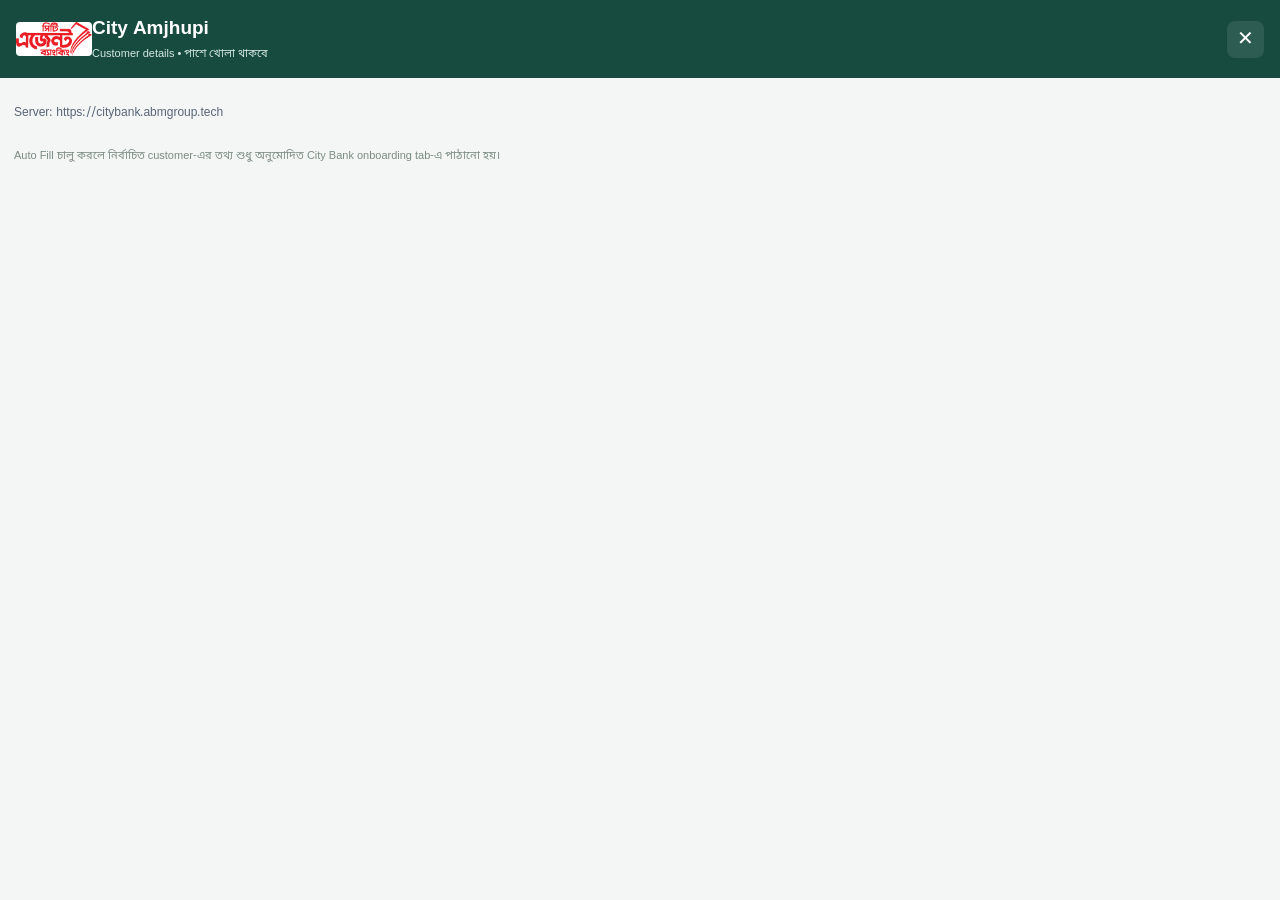
<file: chrome-extension/panel.html>
<!doctype html>
<html lang="bn">
<head><meta charset="utf-8"><meta name="viewport" content="width=device-width,initial-scale=1"><title>City Amjhupi</title><link rel="stylesheet" href="panel.css"></head>
<body>
  <header><img class="brandLogo" src="city-logo.png" alt="City Amjhupi"><div><strong>City Amjhupi</strong><small>Customer details • পাশে খোলা থাকবে</small></div><button id="close" aria-label="Close panel">✕</button></header>
  <main>
    <div id="notice" role="status" aria-live="polite"></div>
    <p class="serverAddress">Server: https://citybank.abmgroup.tech</p>
    <section id="login" hidden><h2>Login করুন</h2><p>City Amjhupi-এর username/password ব্যবহার করুন।</p><form id="login-form"><label>Username<input id="username" autocomplete="username" required></label><label>Password<input id="password" type="password" autocomplete="current-password" required></label><button id="login-button">Login</button></form></section>
    <section id="workspace" hidden>
      <div class="session"><span id="user"></span><button id="logout" class="quiet">Logout</button></div>
      <form id="search-form"><label for="query">Customer খুঁজুন</label><div class="search"><input id="query" type="search" placeholder="নাম, ফোন, NID অথবা email" maxlength="200" autocomplete="off"><button id="search-button">Search</button></div></form>
      <div id="results" aria-live="polite"></div>
      <section id="record" hidden><button id="back" class="quiet">← Search result</button><h2 id="record-title"></h2><p id="serial"></p><section aria-label="Bank autofill"><h3>Bank Auto Fill</h3><p>আগে Admin A–Z-এ তথ্য Save করুন। Login/OTP/Fingerprint/Live Photo/Verify/Next/Final Submit manual।</p><div class="actions"><button id="autofill-start">Start Auto Fill</button><button id="autofill-pause">Pause</button><button id="autofill-resume">Resume</button><button id="autofill-stop">Stop</button></div><p id="autofill-status" role="status">Stopped</p></section><div id="record-content"></div><div class="actions"><button id="download">Customer ZIP Download</button><button id="open-server" class="quiet">মূল software খুলুন ↗</button></div></section>
    </section>
    <footer>Auto Fill চালু করলে নির্বাচিত customer-এর তথ্য শুধু অনুমোদিত City Bank onboarding tab-এ পাঠানো হয়।</footer>
  </main><script type="module" src="panel.js"></script>
</body></html>
</file>
<file: chrome-extension/panel.css>
:root{font-family:Arial,"Nirmala UI",sans-serif;color:#193c36;background:#f3f6f4;font-size:14px;color-scheme:light}*{box-sizing:border-box}body{margin:0;min-width:280px}header{position:sticky;top:0;z-index:2;display:flex;align-items:center;justify-content:space-between;padding:17px 16px;background:#174b40;color:white}header strong{font-size:19px}header small{display:block;margin-top:5px;font-size:11px;color:#d5e9e1}button{font:inherit;cursor:pointer;border:0;border-radius:8px;padding:11px 13px;background:#216652;color:white}button:disabled{opacity:.55;cursor:wait}header button{background:#ffffff18;font-size:20px;padding:5px 10px}main{padding:14px}label{display:block;font-weight:600;margin:12px 0 7px}input{width:100%;font:inherit;color:#173d35;background:white;border:1px solid #bdcfc5;border-radius:8px;padding:12px;min-width:0}input:focus-visible,button:focus-visible,summary:focus-visible{outline:3px solid #91cfc0;outline-offset:2px}label input{margin-top:7px}form>button{margin-top:12px;width:100%}.search{display:flex;gap:7px}.search input{flex:1}.search button{padding:10px}h2{font-size:19px;line-height:1.4;margin:16px 0 8px;overflow-wrap:anywhere}h3{font-size:15px;margin:0 0 12px}p{line-height:1.6;color:#5d7069}details{background:#e8efeb;border-radius:9px;padding:12px;margin-bottom:14px}summary{cursor:pointer}.quiet{background:#e4eee8;color:#225749}.session{display:flex;justify-content:space-between;align-items:center;margin-bottom:10px}.session span{overflow-wrap:anywhere}.session button{padding:7px 10px;font-size:12px}#notice:empty{display:none}#notice{padding:12px;background:#e0eee7;border-radius:8px;margin-bottom:12px;line-height:1.6}#notice.error{background:#fff0e9;color:#98391f}.result{display:block;width:100%;text-align:left;background:white;color:#193c36;border:1px solid #d6e2db;margin:10px 0;padding:14px}.result strong{display:block;font-size:15px;overflow-wrap:anywhere}.result small{display:block;margin-top:7px;color:#647b70;overflow-wrap:anywhere}.person,.contact{background:white;border:1px solid #dbe5df;border-radius:10px;padding:14px;margin:14px 0}.field{border-bottom:1px solid #edf1ee;padding:10px 0}.field:last-child{border:0}.field dt{font-size:11px;color:#698078;margin-bottom:7px}.field dd{margin:0;white-space:pre-wrap;overflow-wrap:anywhere;display:flex;gap:8px;align-items:flex-start}.field dd span{flex:1;line-height:1.5}.copy{background:#edf4ef;color:#376956;font-size:11px;padding:5px 7px}.missing{color:#99a59e;font-style:italic}.photo{display:block;max-width:100%;max-height:230px;object-fit:contain;margin:12px auto;border-radius:6px}.documents img{max-height:unset;width:100%}.documents summary{font-weight:600}.actions{display:grid;gap:9px;margin:15px 0}footer{font-size:11px;color:#7b8c83;margin:25px 0 8px;line-height:1.6}[hidden]{display:none!important}

@font-face {font-family:"Noto Sans Bengali";src:url("../public/fonts/NotoSansBengali-Regular.ttf") format("truetype");font-weight:400;font-display:swap;}
body{font-family:"Noto Sans Bengali",sans-serif}figure{margin:12px 0}figure button{width:100%;min-height:40px}.pdfPreview{width:100%;height:auto;border:1px solid #ddd}.declaration{border-top:1px solid #ddd;margin-top:18px;padding-top:12px}.declaration textarea{min-height:100px;resize:vertical}.declaration .actions{display:grid;gap:8px}.declaration input,.declaration textarea{box-sizing:border-box;width:100%;font:inherit;padding:9px;border:1px solid #d8dee8;border-radius:7px}.serverAddress{font-size:12px;color:#596579;overflow-wrap:anywhere}

header .brandLogo{width:76px;height:34px;object-fit:contain;background:white;border-radius:4px;flex-shrink:0}header>div{flex:1;min-width:0}
.identityPair{display:grid;grid-template-columns:1fr 1fr;gap:8px}.identityPair figure{min-width:0}.identityPair .photo{width:100%;height:150px;object-fit:contain}.identityStamped{display:grid;grid-template-columns:minmax(0,1fr) 34px;gap:4px;min-width:0;align-items:start}.identityStamped figure{margin:12px 0;min-width:0}.agentSealSlot{position:relative;height:150px;margin-top:12px;overflow:hidden;border:1px solid #d8dee8;border-radius:4px;background:#fff}.agentSeal{position:absolute;top:50%;left:50%;width:150px;height:32px;max-width:none;object-fit:fill;transform:translate(-50%,-50%) rotate(-90deg);transform-origin:center}.caseSummary,.completeAccount{background:#fff;border:1px solid #dbe5df;border-radius:10px;padding:14px;margin:14px 0}.caseSummary h3,.completeAccount h3{margin-bottom:6px}.caseSummary small{color:#5d7069}.completeAccount{display:grid;gap:9px}.completeAccount h3{margin:0}.completeAccount button{width:100%}
.documentPair{display:grid;grid-template-columns:repeat(2,minmax(0,1fr));gap:10px}.documentPair>section{border:1px solid #d8dee8;border-radius:9px;padding:9px}.documentPair h4{margin:0 0 7px}@media(max-width:520px){.documentPair{grid-template-columns:1fr}}
</file>
